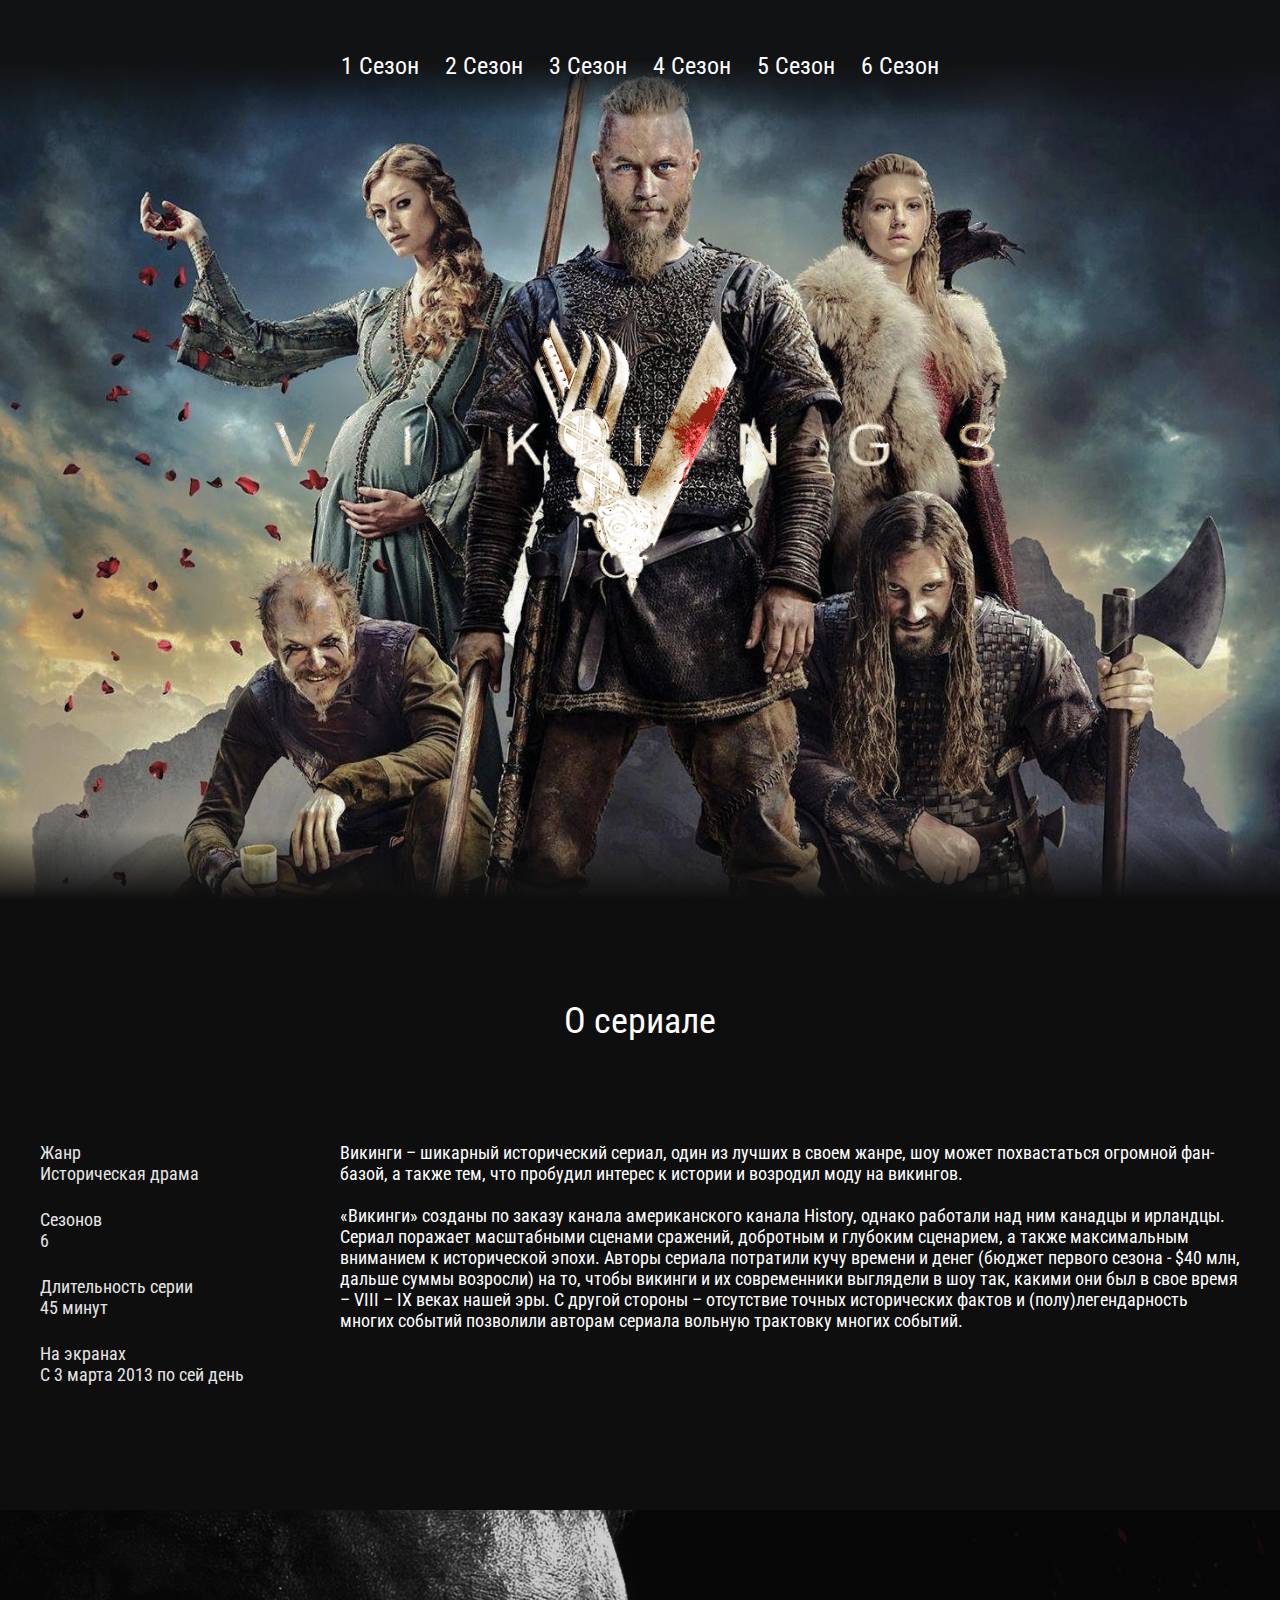
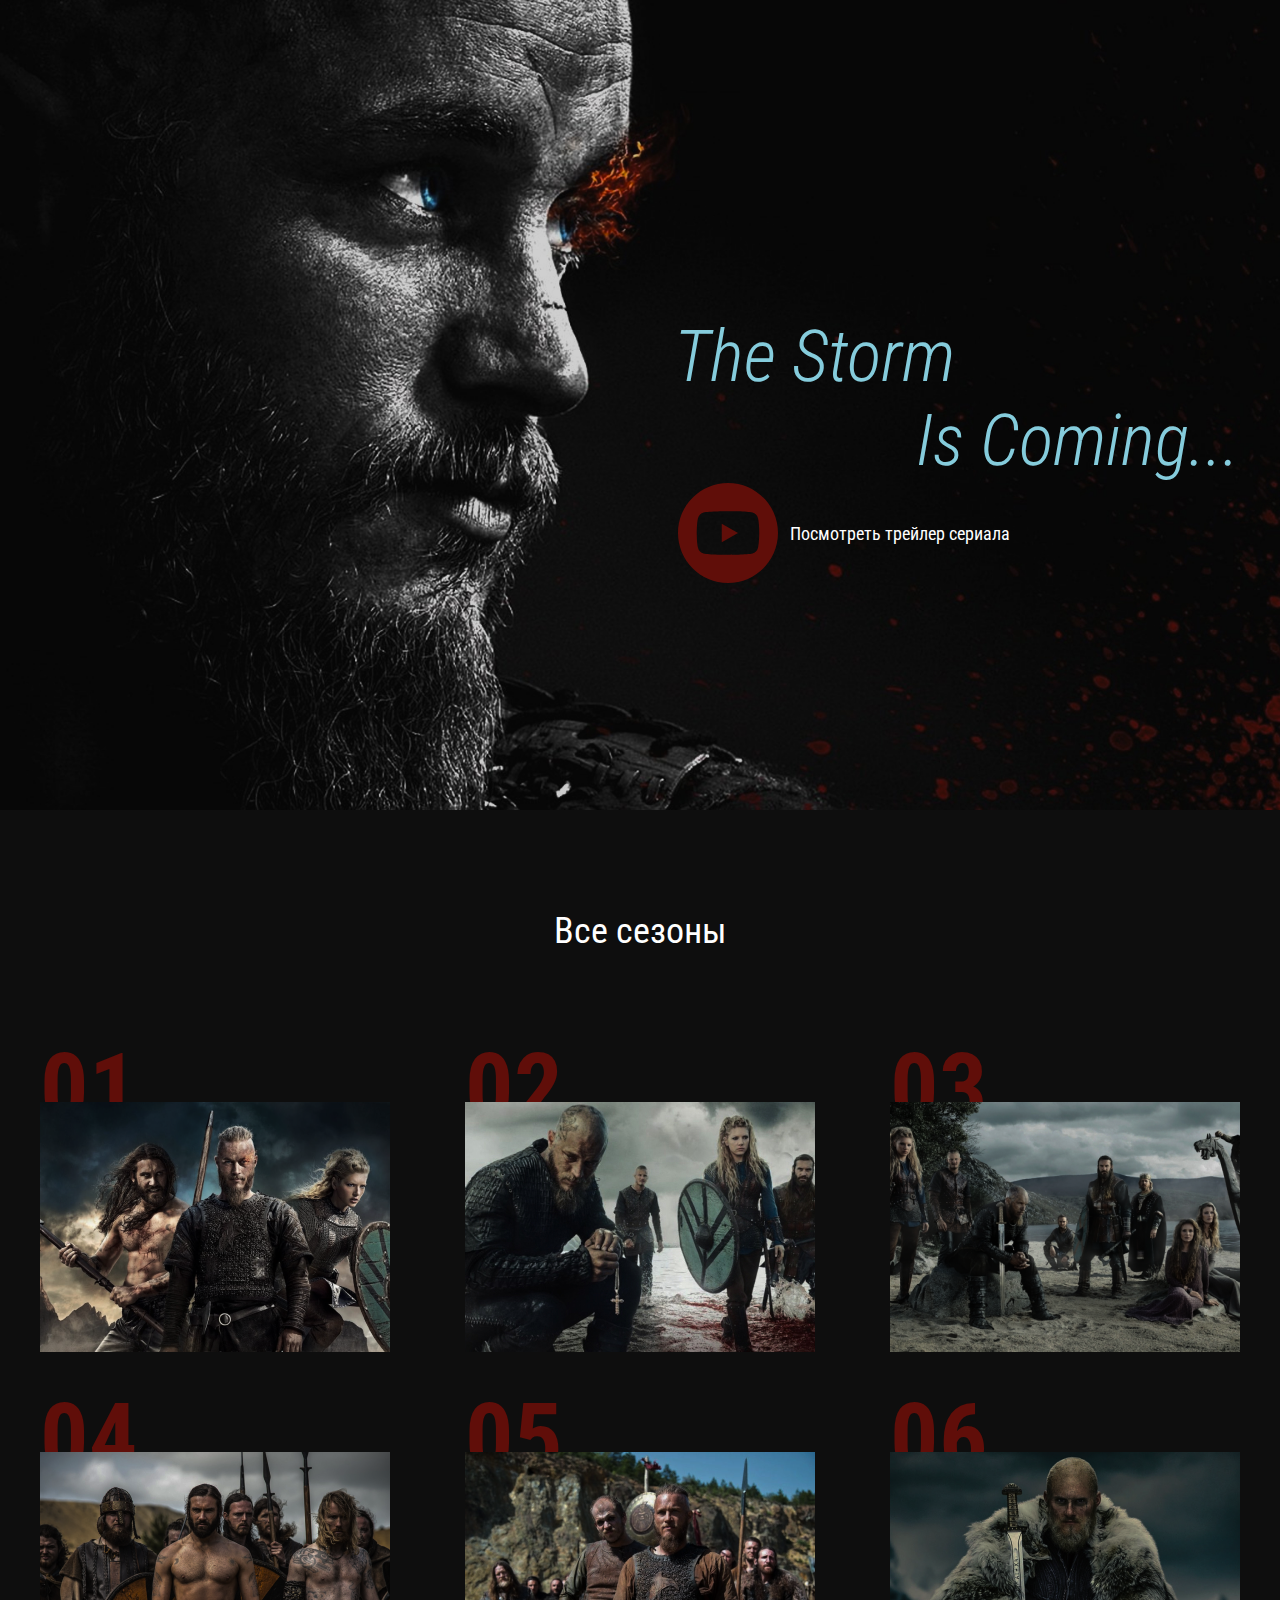
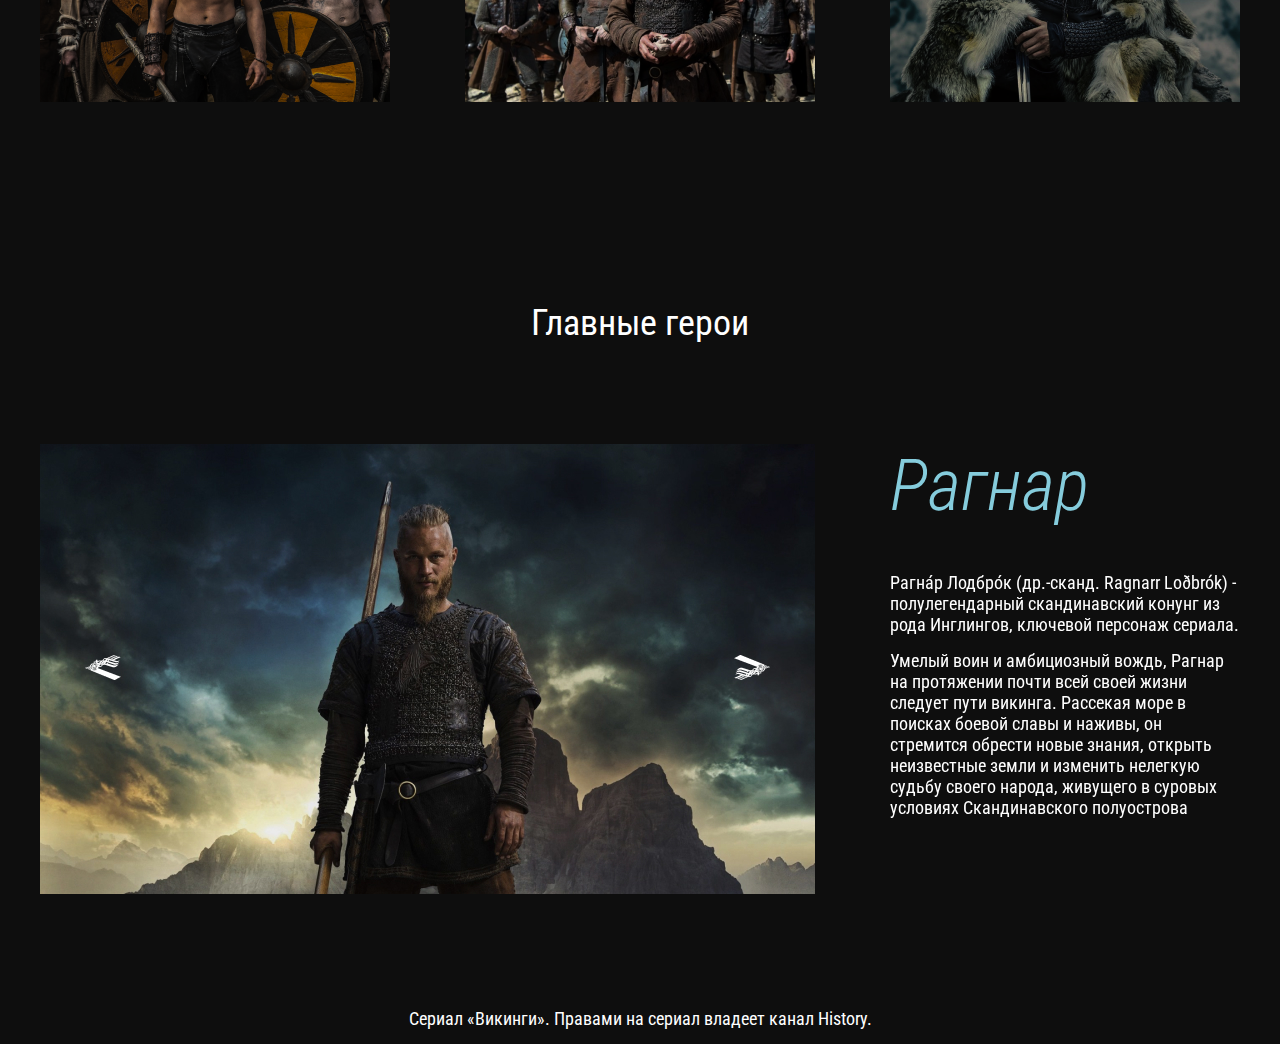
<file: index.html>
<!DOCTYPE html>
<html lang="ru">

<head>
    <meta charset="UTF-8">
    <meta name="viewport" content="width=device-width, initial-scale=1.0">
    <meta http-equiv="X-UA-Compatible" content="ie=edge">
    <title>Viking</title>
    <link href="https://fonts.googleapis.com/css2?family=Roboto+Condensed:ital,wght@0,400;0,700;1,300&display=swap"
        rel="stylesheet">
    <link rel="stylesheet" href="css/reset.css">
    <link rel="stylesheet" href="css/slick.css">
    <link rel="stylesheet" href="css/jquery.fancybox.css">
    <link rel="stylesheet" href="css/style.css">
</head>

<body>
    <header class="header">
        <nav class="menu">
            <button class="menu__btn">
                <span></span>
            </button>
            <ul class="menu__list">
                <li class="menu__list-item">
                    <a class='menu__list-link' href="season-1.html">1 Сезон</a>
                </li>
                <li class="menu__list-item">
                    <a class='menu__list-link' href="#">2 Сезон</a>
                </li>
                <li class="menu__list-item">
                    <a class='menu__list-link' href="#">3 Сезон</a>
                </li>
                <li class="menu__list-item">
                    <a class='menu__list-link' href="#">4 Сезон</a>
                </li>
                <li class="menu__list-item">
                    <a class='menu__list-link' href="#">5 Сезон</a>
                </li>
                <li class="menu__list-item">
                    <a class='menu__list-link' href="#">6 Сезон</a>
                </li>
            </ul>
        </nav>
        <div class="logo">
            <img class='logo__img' src="images/лого 1.png" alt="Logo">
        </div>
    </header>
    <section class="about section-page">
        <div class="container">
            <h3 class="title">
                О сериале
            </h3>
            <div class="about__inner">
                <ul class="about__info">
                    <li class='about__info-item'>
                        Жанр
                        <span>Историческая драма</span>
                    </li>
                    <li class='about__info-item'>
                        Сезонов
                        <span>6</span>
                    </li>
                    <li class='about__info-item'>
                        Длительность серии
                        <span>45 минут</span>
                    </li>
                    <li class='about__info-item'>
                        На экранах
                        <span>С 3 марта 2013 по сей день</span>
                    </li>
                </ul>
                <div class="about__text">
                    <p>Викинги – шикарный исторический сериал, один из лучших в своем жанре, шоу может похвастаться
                        огромной фан-базой, а также тем, что пробудил интерес к истории и возродил моду на викингов.
                    </p>
                        <br>
                    <p> «Викинги» созданы по заказу канала американского канала History, однако работали над ним
                            канадцы и ирландцы. Сериал поражает масштабными сценами сражений, добротным и глубоким
                            сценарием, а также максимальным вниманием к исторической эпохи. Авторы сериала потратили
                            кучу времени и денег (бюджет первого сезона - $40 млн, дальше суммы возросли) на то, чтобы
                            викинги и их современники выглядели в шоу так, какими они был в свое время – VIII – IX веках
                            нашей эры. С другой стороны – отсутствие точных исторических фактов и (полу)легендарность
                            многих событий позволили авторам сериала вольную трактовку многих событий.
                     </p>
                   
                </div>
            </div>
        </div>
    </section>
    <section class="video">
        <div class="container">
            <h3 class='video__text'>
                <span>The Storm </span>
                Is Coming...
            </h3>
            <a class='video__btn' href="https://www.youtube.com/watch?v=oFAXyzvAM7I" data-fancybox>Посмотреть трейлер сериала</a>
        </div>
    </section>
    <section class="seasons section-page">
        <div class="container">
            <h3 class="title">Все сезоны</h3>
            <ol class="seasons__inner">
                <li class="seasons__item" style="background-image: url('./images/Rectangle\ 6.png');">
                    <a class="seasons__link" href="season-1.html">Cмотреть</a>
                </li>
                <li class="seasons__item" style="background-image: url('./images/Rectangle\ 8.jpg');">
                    <a class="seasons__link" href="#">Cмотреть</a>
                </li>
                <li class="seasons__item" style="background-image: url('./images/Rectangle\ 7.png');">
                    <a class="seasons__link" href="#">Cмотреть</a>
                </li>
                <li class="seasons__item" style="background-image: url('./images/Rectangle\ 9.png');">
                    <a class="seasons__link" href="#">Cмотреть</a>
                </li>
                <li class="seasons__item" style="background-image: url('./images/Rectangle\ 10.png');">
                    <a class="seasons__link" href="#">Cмотреть</a>
                </li>
                <li class="seasons__item" style="background-image: url('./images/Rectangle\ 11.png');">
                    <a class="seasons__link" href="#">Cмотреть</a>
                </li>
            </ol>
        </div>
    </section>
    <section class="heroes section-page">
        <div class="container">
            <h3 class="title">Главные герои</h3>
            <div class="heroes__inner">
                <div class="heroes__slider-img">
                    <img class='heroes__images' src="./images/Rectangle 16.jpg" alt="">
                    <img class='heroes__images' src="./images/Rectangle 16.jpg" alt="">
                    <img class='heroes__images' src="./images/Rectangle 16.jpg" alt="">
                </div>
                <div class="heroes__slider-text">
                    <div class="heroes__text">
                        <h4 class="heroes__name">Рагнар</h4>
                        <p>
                            Рагна́р Лодбро́к (др.-сканд. Ragnarr Loðbrók) - полулегендарный скандинавский конунг из рода Инглингов, ключевой персонаж сериала.
                        </p>
                        <p>
                            Умелый воин и амбициозный вождь, Рагнар на протяжении почти всей своей жизни следует пути викинга. Рассекая море в поисках боевой славы и наживы, он стремится обрести новые знания, открыть неизвестные земли и изменить нелегкую судьбу своего народа, живущего в суровых условиях Скандинавского полуострова
                        </p>
                    </div>
                    <div class="heroes__text">
                        <h4 class="heroes__name">Рагнар2</h4>
                        <p>
                            Рагна́р Лодбро́к (др.-сканд. Ragnarr Loðbrók) - полулегендарный скандинавский конунг из рода Инглингов, ключевой персонаж сериала.
                        </p>
                        <p>
                            Умелый воин и амбициозный вождь, Рагнар на протяжении почти всей своей жизни следует пути викинга. Рассекая море в поисках боевой славы и наживы, он стремится обрести новые знания, открыть неизвестные земли и изменить нелегкую судьбу своего народа, живущего в суровых условиях Скандинавского полуострова
                        </p>
                    </div>
                    <div class="heroes__text">
                        <h4 class="heroes__name">Рагнар3</h4>
                        <p>
                            Рагна́р Лодбро́к (др.-сканд. Ragnarr Loðbrók) - полулегендарный скандинавский конунг из рода Инглингов, ключевой персонаж сериала.
                        </p>
                        <p>
                            Умелый воин и амбициозный вождь, Рагнар на протяжении почти всей своей жизни следует пути викинга. Рассекая море в поисках боевой славы и наживы, он стремится обрести новые знания, открыть неизвестные земли и изменить нелегкую судьбу своего народа, живущего в суровых условиях Скандинавского полуострова
                        </p>
                    </div>
                </div>
            </div>
        </div>
    </section>
    <footer class="footer">
        <div class="container">
            <p class="copy">Сериал «Викинги». Правами на сериал владеет канал History.</p>
        </div>
    </footer>


    <script src="https://ajax.googleapis.com/ajax/libs/jquery/3.4.1/jquery.min.js"></script>
    <script src="js/slick.min.js"></script>
    <script src="js/jquery.fancybox.min.js"></script>
    <script src="js/main.js"></script>
</body>

</html>
</file>
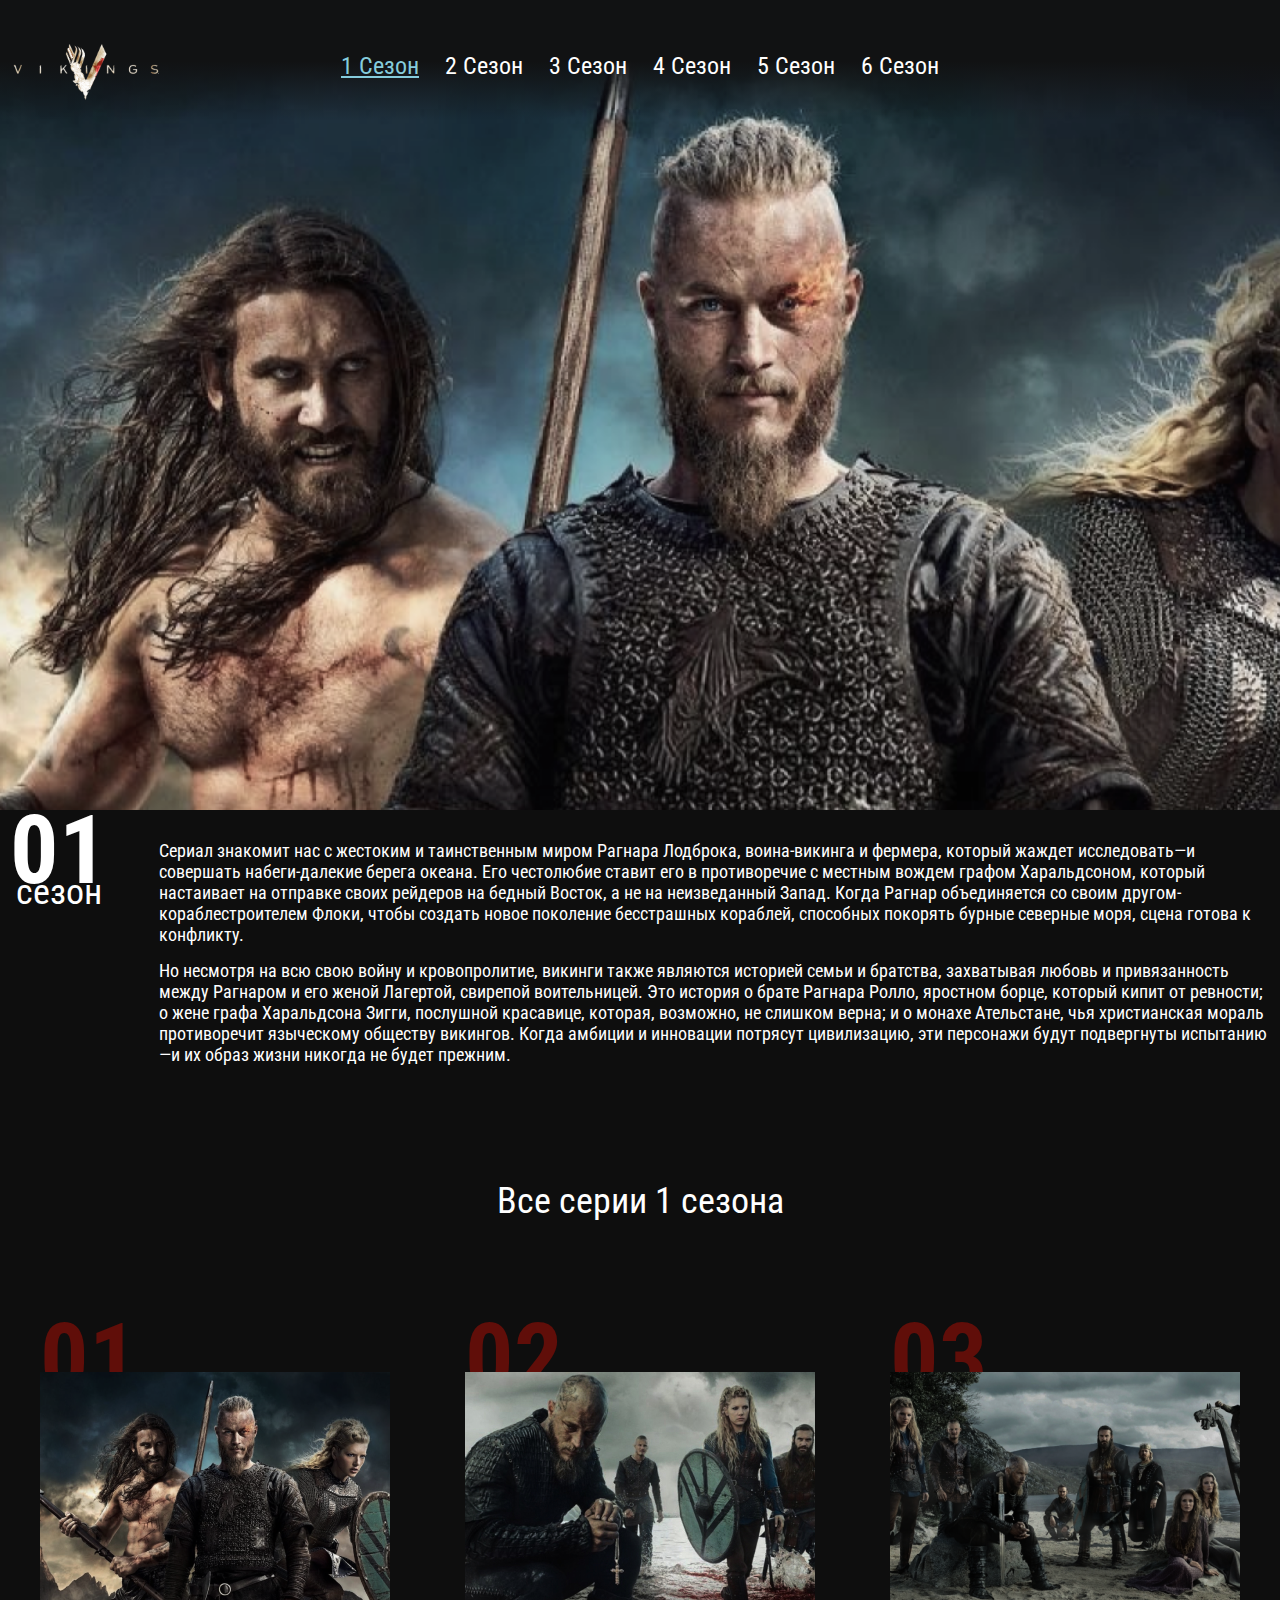
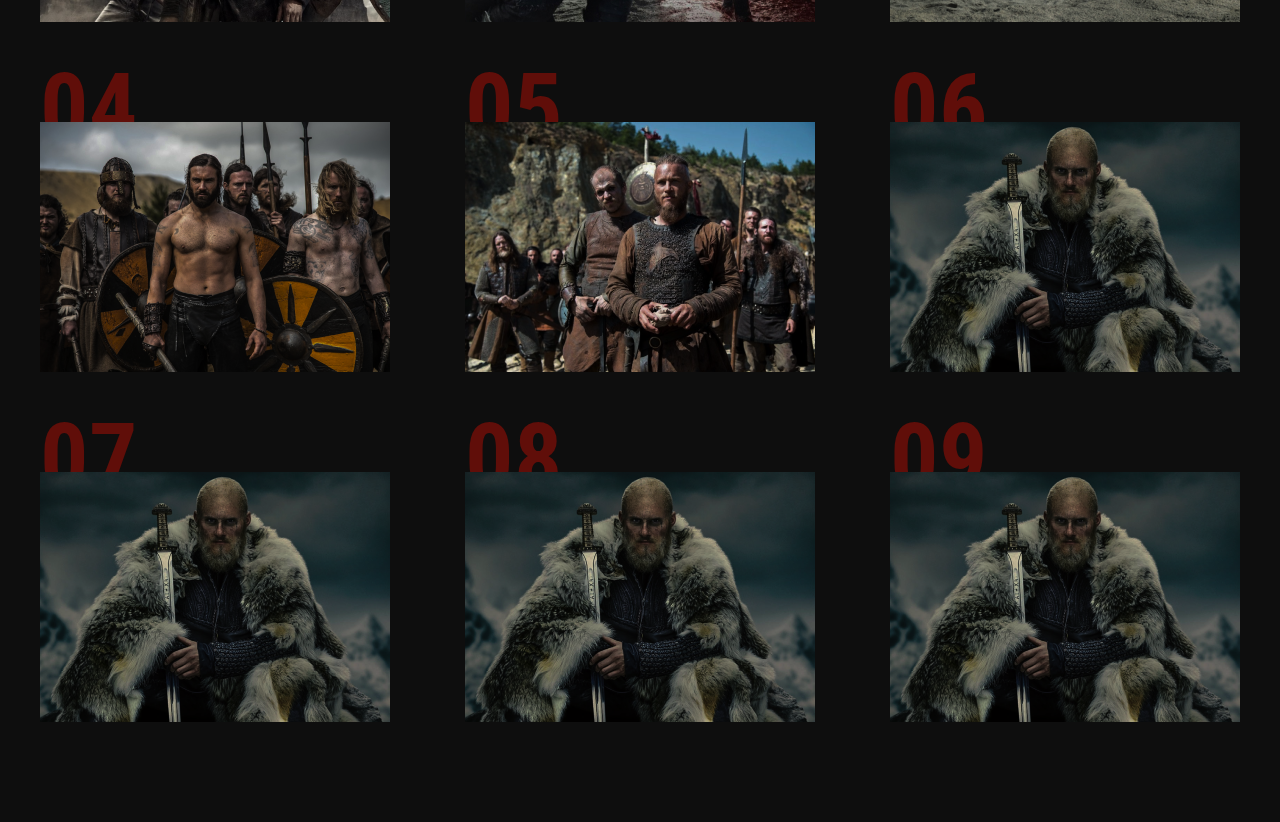
<file: season-1.html>
<!DOCTYPE html>
<html lang="ru">

<head>
    <meta charset="UTF-8">
    <meta name="viewport" content="width=device-width, initial-scale=1.0">
    <title>Viking Season 1</title>
    <link href="https://fonts.googleapis.com/css2?family=Roboto+Condensed:ital,wght@0,400;0,700;1,300&display=swap"
        rel="stylesheet">
    <link rel="stylesheet" href="css/reset.css">
    <link rel="stylesheet" href="css/jquery.fancybox.css">
    <link rel="stylesheet" href="css/style.css">
</head>

<body>

    <header class=" page-header">
        <nav class="menu">
            <button class="menu__btn">
                <span></span>
            </button>
            <div class="menu__container">
                <a  class="page-logo" href="index.html">
                    <img src="images/лого 1.png" alt="">
                </a>
                <ul class="menu__list">
                    <li class="menu__list-item">
                        <a class='menu__list-link menu__list-link--active' href="#">1 Сезон</a>
                    </li>
                    <li class="menu__list-item">
                        <a class='menu__list-link' href="#">2 Сезон</a>
                    </li>
                    <li class="menu__list-item">
                        <a class='menu__list-link' href="#">3 Сезон</a>
                    </li>
                    <li class="menu__list-item">
                        <a class='menu__list-link' href="#">4 Сезон</a>
                    </li>
                    <li class="menu__list-item">
                        <a class='menu__list-link' href="#">5 Сезон</a>
                    </li>
                    <li class="menu__list-item">
                        <a class='menu__list-link' href="#">6 Сезон</a>
                    </li>
                </ul>
            </div>
        </nav>
        <div class="season-info">
            <div class="season-info__num">
                01
                <span>сезон</span>
            </div>
            <div class="season-info__text">
                <p>Сериал знакомит нас с жестоким и таинственным миром Рагнара Лодброка, воина-викинга и фермера,
                    который жаждет исследовать—и совершать набеги-далекие берега океана. Его честолюбие ставит его в
                    противоречие с местным вождем графом Харальдсоном, который настаивает на отправке своих рейдеров на
                    бедный Восток, а не на неизведанный Запад. Когда Рагнар объединяется со своим
                    другом-кораблестроителем Флоки, чтобы создать новое поколение бесстрашных кораблей, способных
                    покорять бурные северные моря, сцена готова к конфликту.
                </p>
                <p>Но несмотря на всю свою войну и кровопролитие, викинги также являются историей семьи и братства,
                    захватывая любовь и привязанность между Рагнаром и его женой Лагертой, свирепой воительницей. Это
                    история о брате Рагнара Ролло, яростном борце, который кипит от ревности; о жене графа Харальдсона
                    Зигги, послушной красавице, которая, возможно, не слишком верна; и о монахе Ательстане, чья
                    христианская мораль противоречит языческому обществу викингов. Когда амбиции и инновации потрясут
                    цивилизацию, эти персонажи будут подвергнуты испытанию—и их образ жизни никогда не будет прежним.
                </p>
            </div>
        </div>
    </header>
    <section class="seasons section-page">
        <div class="container">
            <h3 class="title">Все серии 1 сезона</h3>
            <ol class="seasons__inner">
                <li class="seasons__item" style="background-image: url('./images/Rectangle\ 6.png');">
                    <a class="seasons__link" href="https://www.youtube.com/watch?v=oFAXyzvAM7I?autoplay=0" data-fancybox='gallery'>Cмотреть</a>
                </li>
                <li class="seasons__item" style="background-image: url('./images/Rectangle\ 8.jpg');">
                    <a class="seasons__link" href="https://www.youtube.com/watch?v=oFAXyzvAM7I?autoplay=0" data-fancybox='gallery'>Cмотреть</a>
                </li>
                <li class="seasons__item" style="background-image: url('./images/Rectangle\ 7.png');">
                    <a class="seasons__link" href="https://www.youtube.com/watch?v=oFAXyzvAM7I?autoplay=0" data-fancybox='gallery'>Cмотреть</a>
                </li>
                <li class="seasons__item" style="background-image: url('./images/Rectangle\ 9.png');">
                    <a class="seasons__link" href="https://www.youtube.com/watch?v=oFAXyzvAM7I?autoplay=0" data-fancybox='gallery'>Cмотреть</a>
                </li>
                <li class="seasons__item" style="background-image: url('./images/Rectangle\ 10.png');">
                    <a class="seasons__link" href="https://www.youtube.com/watch?v=oFAXyzvAM7I?autoplay=0" data-fancybox='gallery'>Cмотреть</a>
                </li>
                <li class="seasons__item" style="background-image: url('./images/Rectangle\ 11.png');">
                    <a class="seasons__link" href="https://www.youtube.com/watch?v=oFAXyzvAM7I?autoplay=0" data-fancybox='gallery'>Cмотреть</a>
                </li>
                <li class="seasons__item" style="background-image: url('./images/Rectangle\ 11.png');">
                    <a class="seasons__link" href="https://www.youtube.com/watch?v=oFAXyzvAM7I?autoplay=0" data-fancybox='gallery'>Cмотреть</a>
                </li>
                <li class="seasons__item" style="background-image: url('./images/Rectangle\ 11.png');">
                    <a class="seasons__link" href="https://www.youtube.com/watch?v=oFAXyzvAM7I?autoplay=0" data-fancybox='gallery'>Cмотреть</a>
                </li>
                <li class="seasons__item" style="background-image: url('./images/Rectangle\ 11.png');">
                    <a class="seasons__link" href="https://www.youtube.com/watch?v=oFAXyzvAM7I?autoplay=0" data-fancybox='gallery'>Cмотреть</a>
                </li>
            </ol>
        </div>
    </section>



    <script src="https://ajax.googleapis.com/ajax/libs/jquery/3.4.1/jquery.min.js"></script>
    <script src="js/jquery.fancybox.min.js"></script>
    <script src="js/main.js"></script>
</body>

</html>
</file>
<file: css/style.css>
* {
    box-sizing: border-box;
}

body {
    background-color: #0e0e0e;
    color: #fff;
    font-family: 'Roboto Condensed', sans-serif;
    font-weight: 400;
    font-size: 18px;
    line-height: 21px;

}

a {
    text-decoration: none;
    color: inherit;
}

ul {
    list-style: none;
}

.container {
    max-width: 1220px;
    padding: 0 10px;
    margin: 0 auto;
}

.section-page {
    padding: 100px 0;
}

.title {
    text-align: center;
    margin-bottom: 100px;
    font-size: 36px;
    line-height: 42px;
    font-weight: 400;
}

.header {
    background-image: url(../images/2950659.jpg);
    height: 100vh;
    background-repeat: no-repeat;
    background-size: cover;
    background-position: center 50px;
    text-align: center;
    position: relative;
}

.header::after {
    position: absolute;
    content: "";
    height: 70px;
    bottom: 0;
    left: 0;
    width: 100%;
    background: linear-gradient(180deg, #0E0E0E 0%, rgba(17, 17, 17, 0.850295) 16.53%, rgba(32, 31, 33, 0) 100%);
    transform: rotate(180deg);

}

.menu {
    background: linear-gradient(180deg, #111213 0%, #111213 43.62%, rgba(32, 31, 33, 0) 86.33%);
    padding: 50px 0 58px;
}

.menu__btn {
    display: none;
}

.menu__list {
    display: flex;
    justify-content: center;
}

.menu__list-item {
    padding: 0 13px;
}

.menu__list-link {
    font-size: 36px;
    line-height: 42px;
}

.menu__list-link:hover,
.menu__list-link--active {
    /* font-size: 2em;
    line-height: 2em; */
    text-decoration-line: underline;
    color: #85CCDC;
}

.logo {
    padding-top: 178px;
}

.about__inner {
    display: flex;
}

.about__info {
    width: 375px;
    margin-right: 50px;
    flex: none;
}

.about__info-item {
    margin-bottom: 25px;
    color: #E5E5E5;
}

.about__info-item span {
    display: block;
}

.about__text {
    margin-bottom: 25px;
}

.video {
    background-image: url('../images/thumb-1920-691823.jpg');
    height: 100vh;
    background-size: cover;
    background-position: center center;
    background-repeat: no-repeat;
    text-align: right;
}

.video__text {

    font-style: italic;
    font-weight: 300;
    font-size: 72px;
    line-height: 84px;
    color: #85CCDC;
    padding-top: 45vh;
    margin-bottom: 40px;

}

.video__text span {
    display: block;
    padding-right: 285px;
}

.video__btn {
    padding-left: 112px;
    position: relative;
    margin-right: 230px;

}

.video__btn::before {
    content: '';
    position: absolute;
    width: 100px;
    height: 100px;
    top: -40px;
    left: 0;
    background-image: url(../images/youtube\ 1\ 1.svg);
}

.seasons__inner {
    display: grid;
    grid-template-columns: repeat(auto-fill, minmax(284px, 1fr));
    grid-gap: 100px 75px;
    counter-reset: counter;
    padding-top: 50px;

}

.seasons__item {
    height: 250px;
    background-repeat: no-repeat;
    background-position: center center;
    background-size: cover;
    list-style: none;
    position: relative;
    display: flex;
    justify-content: center;
    align-items: center;
}

.seasons__item:hover .seasons__link {
    opacity: 1;

}

.seasons__item:hover::after {
    content: "";
    position: absolute;
    top: 0;
    left: 0;
    right: 0;
    bottom: 0;
    background: rgba(14, 14, 14, 0.7);
}

.seasons__item::before {
    content: '0'counter(counter);
    counter-increment: counter;
    font-weight: bold;
    position: absolute;
    font-size: 96px;
    line-height: 112px;
    color: #600E09;
    left: 0;
    top: -70px;
    z-index: -1;
}

.seasons__item:nth-child(n+10)::before {
    content: counter(counter);
}


.seasons__link {
    font-size: 36px;
    line-height: 42px;
    padding: 12px 78px 11px;
    background-color: #0e0e0e;
    opacity: 0;
    transition: all .3s;
    z-index: 2;
}

.heroes__inner {
    display: flex;
    justify-content: space-between;
}

.heroes__slider-img {
    max-width: 775px;

}

.heroes__slider-text {
    max-width: 350px;
}

.slick-btn {
    position: absolute;
    top: 50%;
    transform: translateY(-50%);
    border: none;
    background-color: transparent;
    z-index: 5;
    cursor: pointer;
    outline: none;
}

.slick-prev {
    left: 38px;
}

.slick-next {
    right: 38px;
}

.heroes__name {
    font-style: italic;
    font-weight: 300;
    font-size: 72px;
    line-height: 84px;
    color: #85CCDC;
    margin-bottom: 44px;

}

.heroes__text p {
    margin-bottom: 15px;
}


.copy {
    padding: 14px 0 15px;
    text-align: center;
}

/* start season-1 */

.page-header {
    background-image: url('../images/Rectangle\ 22.png');
    background-repeat: no-repeat;
    background-position: center center;
    background-size: cover;
    height: 90vh;
    position: relative;
}

.menu__container {
    max-width: 1385px;
    margin: 0 auto;
    position: relative;
}

.page-logo img {
    width: 154px;
    height: 56px;
}



.page-logo {
    position: absolute;
    left: 0;
}

.season-info {
    position: absolute;
    width: 1385px;
    display: flex;
    padding: 44px 47px 64px 35px;
    background-color: #0e0e0e;
    bottom: 0;
    left: 0;
    right: 0;
    margin: 0 auto;
}

.season-info__num {
    font-weight: bold;
    font-size: 96px;
    line-height: 112/2px;
    text-align: center;
    margin-right: 51px;
}

.season-info__num span {
    font-weight: normal;
    font-size: 36px;
    line-height: 42px;
}

.season-info__text p {
    margin-bottom: 15px;

}

/* end season-1 */


@media (max-width: 1420px) {
    .page-logo {
        left: 10px;
        top: -6px;
    }
}

/* start media */
@media(max-width: 1366px) {
    .logo__img {
        width: 60%;
    }

    .menu__list-link {
        font-size: 24px;
        line-height: 32px;
    }

    .about__info {
        width: 250px;
    }

    .page-header {
        height: 120vh;
    }

    .season-info {
        width: auto;
        padding: 30px 10px 0 10px;
    }

    /* .season-info{
        width: auto;
    } */
}

@media(max-width: 1200px) {
    .heroes__inner {
        display: block;
    }

    .heroes__slider-text {
        max-width: 100%;
        padding-top: 50px;
    }

    .heroes__slider-img {
        max-width: 100%;

    }

}

@media(max-width: 1088px) {
    .seasons__item {
        height: 340px;
    }
}

@media(max-width: 992px) {
    .page-logo {
        display: none;
    }
}

@media(max-width: 768px) {
    .about__inner {
        display: block;
    }

    .section-page {
        padding: 50px 0;
    }

    .title {
        margin-bottom: 50px;
        font-size: 28px;
        line-height: 36px;
    }

    body {
        font-size: 16px;
        line-height: 19px;
    }

    .video__text {
        font-size: 48px;
        line-height: 56px;
    }

    .video__text span {
        padding-right: 200px;
    }

    .video__btn {
        margin-right: 0;
        padding-left: 62px;
    }

    .video__btn::before {
        width: 50px;
        height: 50px;
        background-size: cover;
        top: -16px;
    }

    .seasons__inner {
        grid-gap: 80px 35px;
    }

    .heroes__name {
        font-size: 46px;
        line-height: 56px;
        margin-bottom: 25px;
    }

    .season-info {
        display: block;
        padding: 0px 10px 0 10px;
    }

    .season-info__num {
        text-align: left;
        font-size: 50px;
        line-height: 26px;
        margin-bottom: 15px;
    }

    .season-info__num span {
        font-size: 25px;
        line-height: 32px;
    }


}

@media(max-width: 640px) {

    .menu__list {
        display: none;
        transform: translateY(-130%);
        transition: all .3s;
    }

    .menu__list.menu__list--active {
        display: block;
        padding: 100px 0 50px;
        transform: translateY(0%);
        background-color: #0e0e0e;

    }

    .menu__list-link {
        display: block;
        padding: 10px 0;
    }

    .page-header{
        height: 160vh;
    }

    .page-logo{
        display: block;
        z-index: 10;
        top: 22px;
    }

    .logo {
        padding-top: 21vh;
    }

    .menu__btn {
        display: block;
        width: 50px;
        height: 40px;
        cursor: pointer;
        position: absolute;
        z-index: 10;
        right: 10px;
        top: 20px;
        display: flex;
        align-items: center;
        background-color: transparent;
        border: none;
        padding: 0;
    }
    .menu__btn span{
        background-color: #fff;
        height: 5px;
        width: 100%;
    }
    .menu__btn::after,
    .menu__btn::before{
        content: "";
        width: 100%;
        height: 5px;
        background: white;
        position: absolute;
    }
    .menu__btn::before{
        top: 0;
        left: 0;
    }
    .menu__btn::after{
        left: 0;
        bottom: 0;
    }

}

@media(max-width: 414px) {
    .seasons__item {
        height: 203px;
    }
}

@media(max-width: 374px){
    .page-header{
        height: 250vh;
    }
}







/* end media */
</file>
